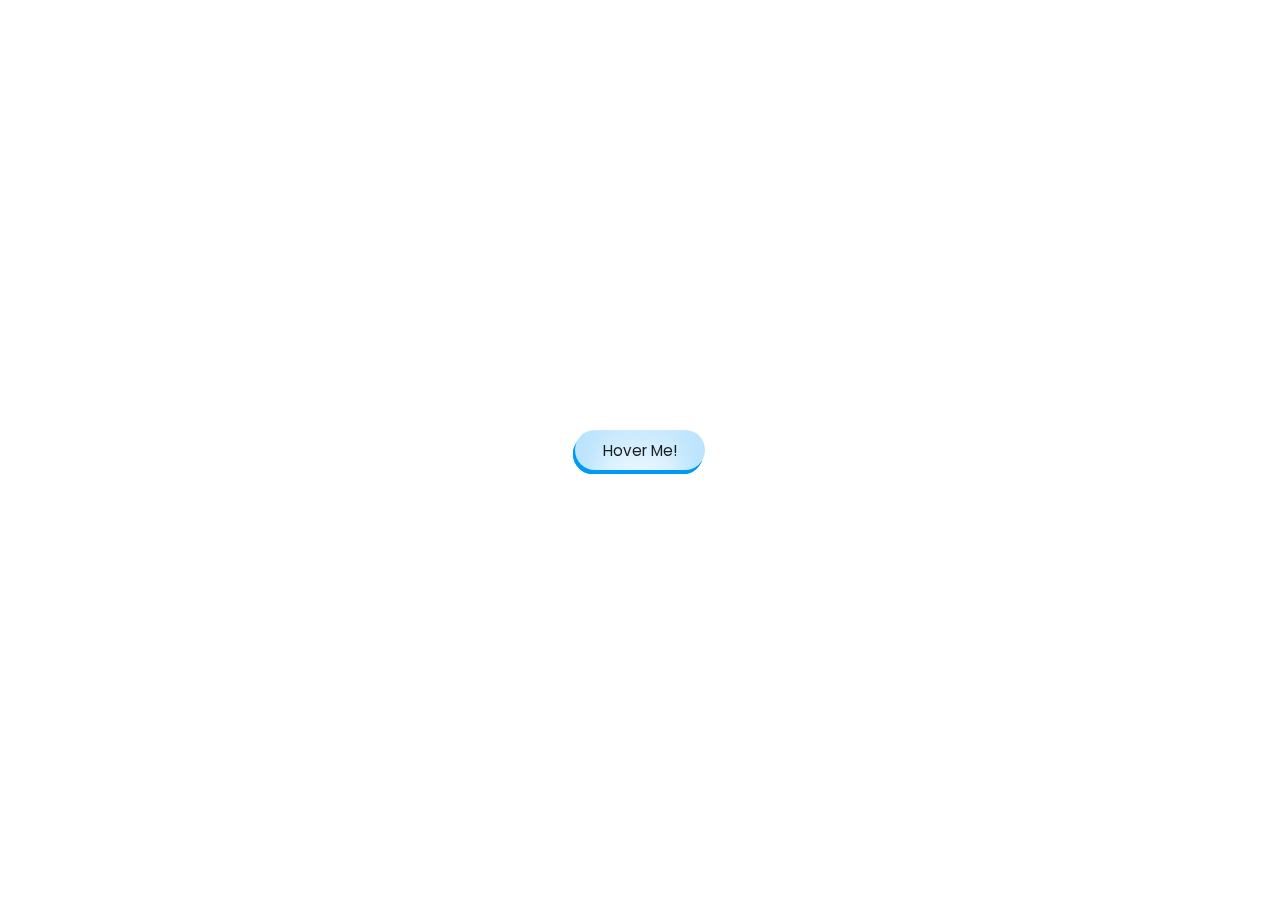
<file: animasyonlu-button-yapimi/index.html>
<!DOCTYPE html>
<html lang="en">
<head>
    <meta charset="UTF-8">
    <meta http-equiv="X-UA-Compatible" content="IE=edge">
    <meta name="viewport" content="width=device-width, initial-scale=1.0">
    <title>Document</title>
    <link rel="stylesheet" href="style.css">
</head>
<body>
<div class="btn">
    <Button>Hover Me!</Button>
    <div class="box"></div>
    <div class="box2"></div>
</div>
</body>
</html>
</file>
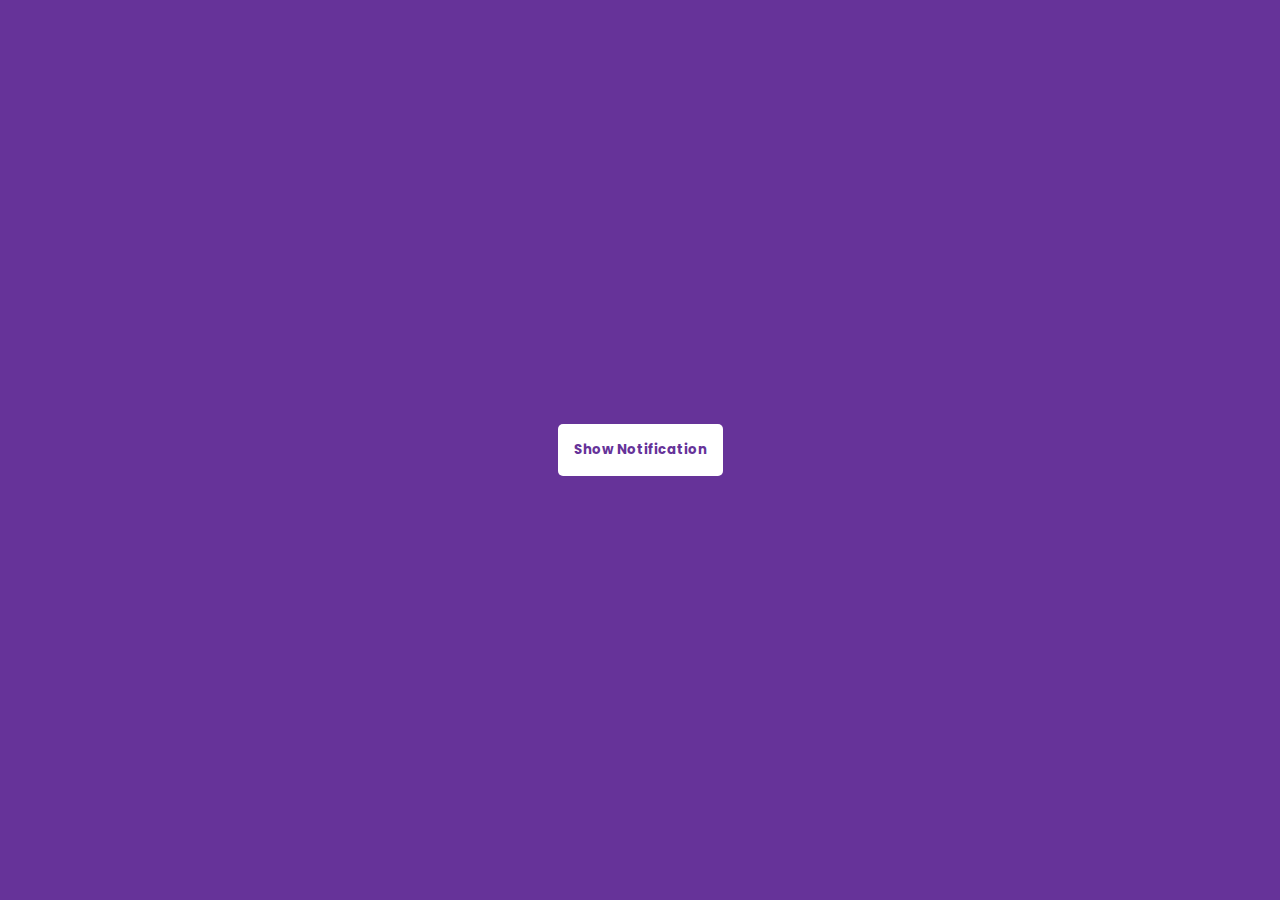
<file: bildirim-butonu-yapimi/index.html>
<!DOCTYPE html>
<html lang="en">
<head>
    <meta charset="UTF-8">
    <title>Title</title>
    <link rel="stylesheet" href="style.css">
</head>
<body>

<div id="toasts"></div>
<button class="btn" id="button">Show Notification</button>


<script src="script.js"></script>

</body>
</html>
</file>
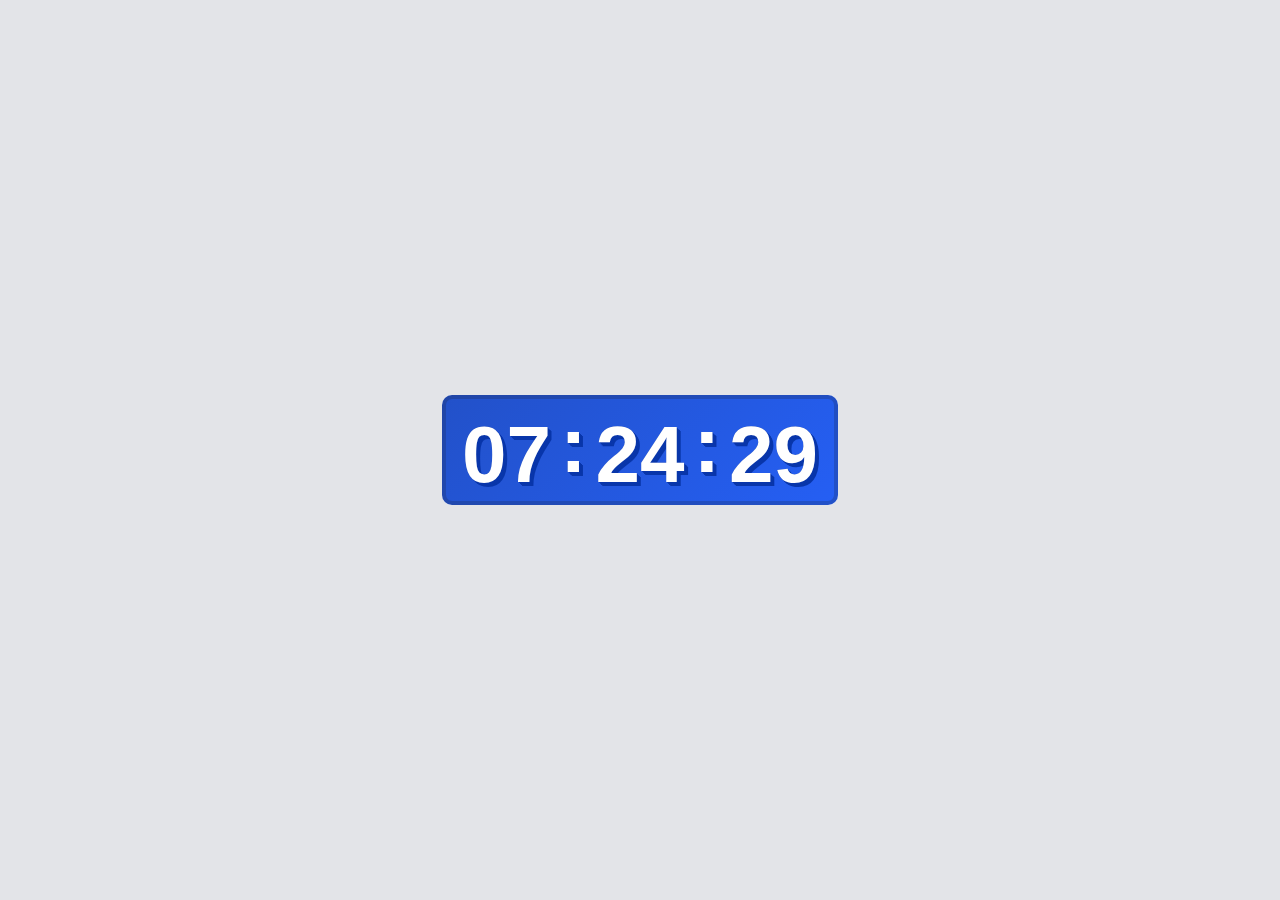
<file: dijital-saat-yapimi/index.html>
<!DOCTYPE html>
<html lang="en">
<head>
    <meta charset="UTF-8">
    <title>Title</title>
    <link rel="stylesheet" href="style.css">
</head>
<body>

<div class="clock">
    <span class="clock__digit">0</span>
    <span class="clock__digit">0</span>
    <span class="clock__digit">:</span>
    <span class="clock__digit">0</span>
    <span class="clock__digit">0</span>
    <span class="clock__digit">:</span>
    <span class="clock__digit">0</span>
    <span class="clock__digit">0</span>
</div>

<script src="script.js"></script>

</body>
</html>
</file>
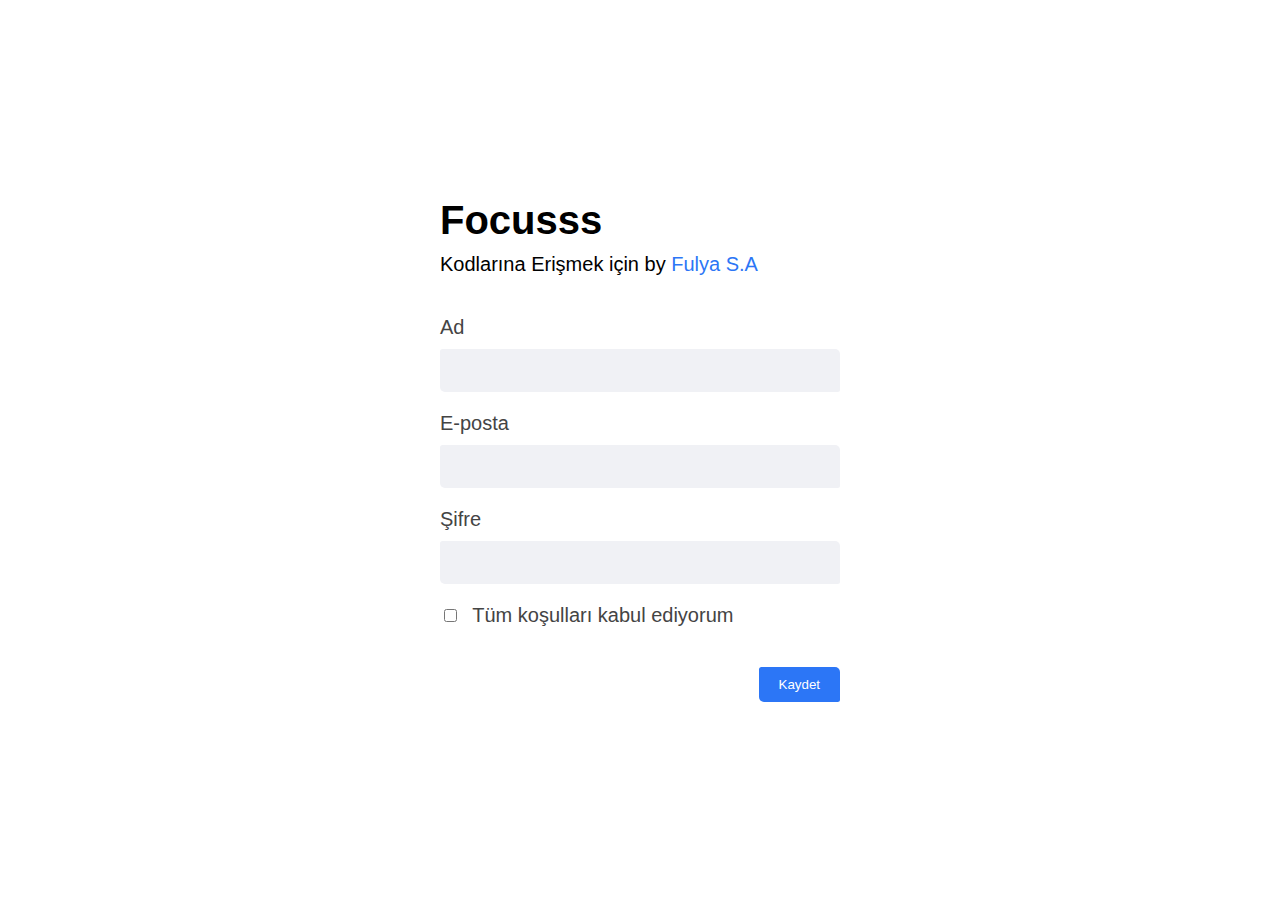
<file: giris-formu-yapimi/index.html>
<!DOCTYPE html>
<html lang="en">
<head>
    <meta charset="UTF-8">
    <title>Title</title>
    <link rel="stylesheet" href="style.css">
</head>
<body>

<canvas></canvas>

<div class="form-wrapper">
    <form onsubmit="return false;">
        <hgroup>
            <h1>Focusss</h1>
            <h3>Kodlarına Erişmek için by <a href="https://github.com/FulyaSariyar" 
                tabindex="-1">Fulya S.A</a></h3>
        </hgroup>

        <label for="name">Ad</label>
        <input type="text" id="name">

        <label for="email">E-posta</label>
        <input type="email" id="email">

        <label for="password">Şifre</label>
        <input type="password" id="password">

        <div class="checkbox">
            <input type="checkbox" id="check1">
            <label for="check1">Tüm koşulları kabul ediyorum</label><br>
        </div>


        <button>Kaydet</button>
    </form>
</div>


<script src="script.js"></script>
</body>
</html>
</file>
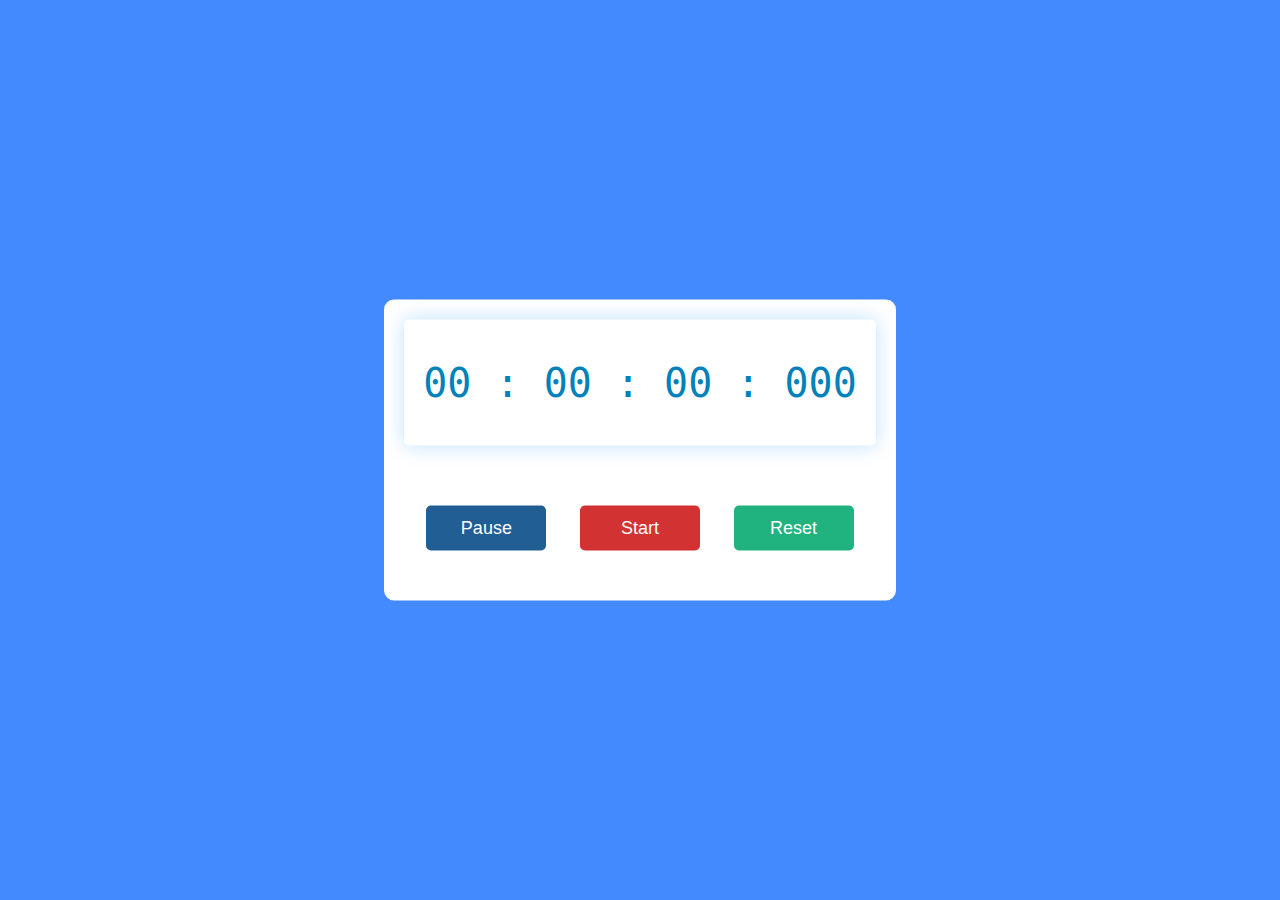
<file: kronometre-yapimi/index.html>
<!DOCTYPE html>
<html lang="en">
<head>
    <meta charset="UTF-8">
    <title>Title</title>
    <link rel="stylesheet" href="style.css">
</head>
<body>

<div class="container">
    <div class="timerDisplay">
        00 : 00 : 00 : 000
    </div>
    <div class="buttons">
        <button id="pauseTimer">Pause</button>
        <button id="startTimer">Start</button>
        <button id="resetTimer">Reset</button>
    </div>
</div>

<script src="script.js"></script>

</body>
</html>
</file>
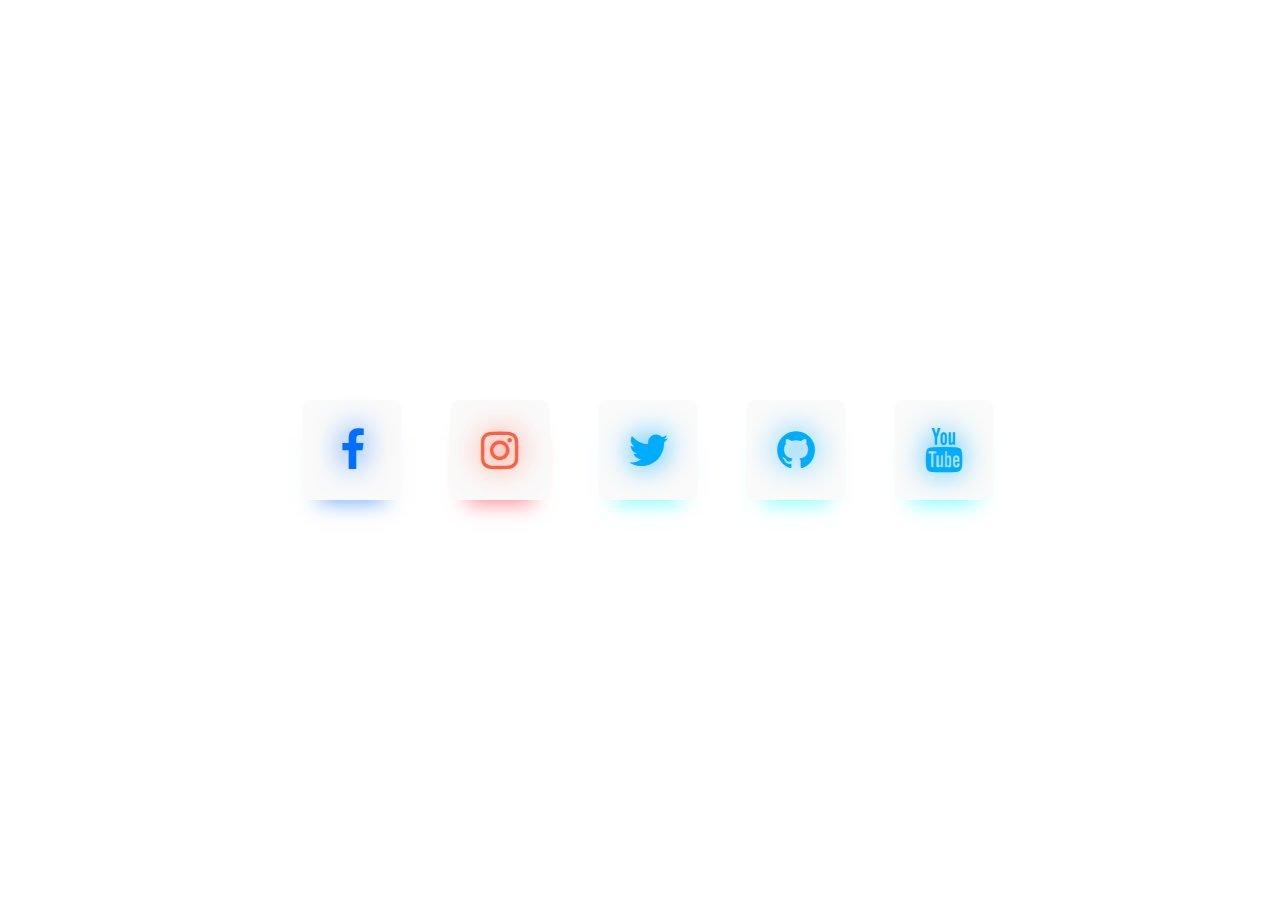
<file: neon-sosyal-medya-simgeleri/index.html>
<!doctype html>
<html>
<head>
    <title>Social Media Icons Neon Glow Effect</title>
</head>
<link rel="stylesheet" type="text/css" href="style.css">
<link rel="stylesheet" href="https://stackpath.bootstrapcdn.com/font-awesome/4.7.0/css/font-awesome.min.css">
<body>
<div class="container">
    <div class="btn fb-btn">
        <i class="fa fa-facebook" aria-hidden="true" id="fb"></i>
    </div>
    <div class="btn ig-btn">
        <i class="fa fa-instagram" aria-hidden="true" id="ig"></i>
    </div>
    <div class="btn tw-btn">
        <i class="fa fa-twitter" aria-hidden="true" id="tw"></i>
    </div>
    <div class="btn tw-btn">
        <i class="fa fa-github" aria-hidden="true" id="tw"></i>
    </div>
    <div class="btn tw-btn">
        <i class="fa fa-youtube" aria-hidden="true" id="tw"></i>
    </div>
</div>
</body>
</html>
</file>
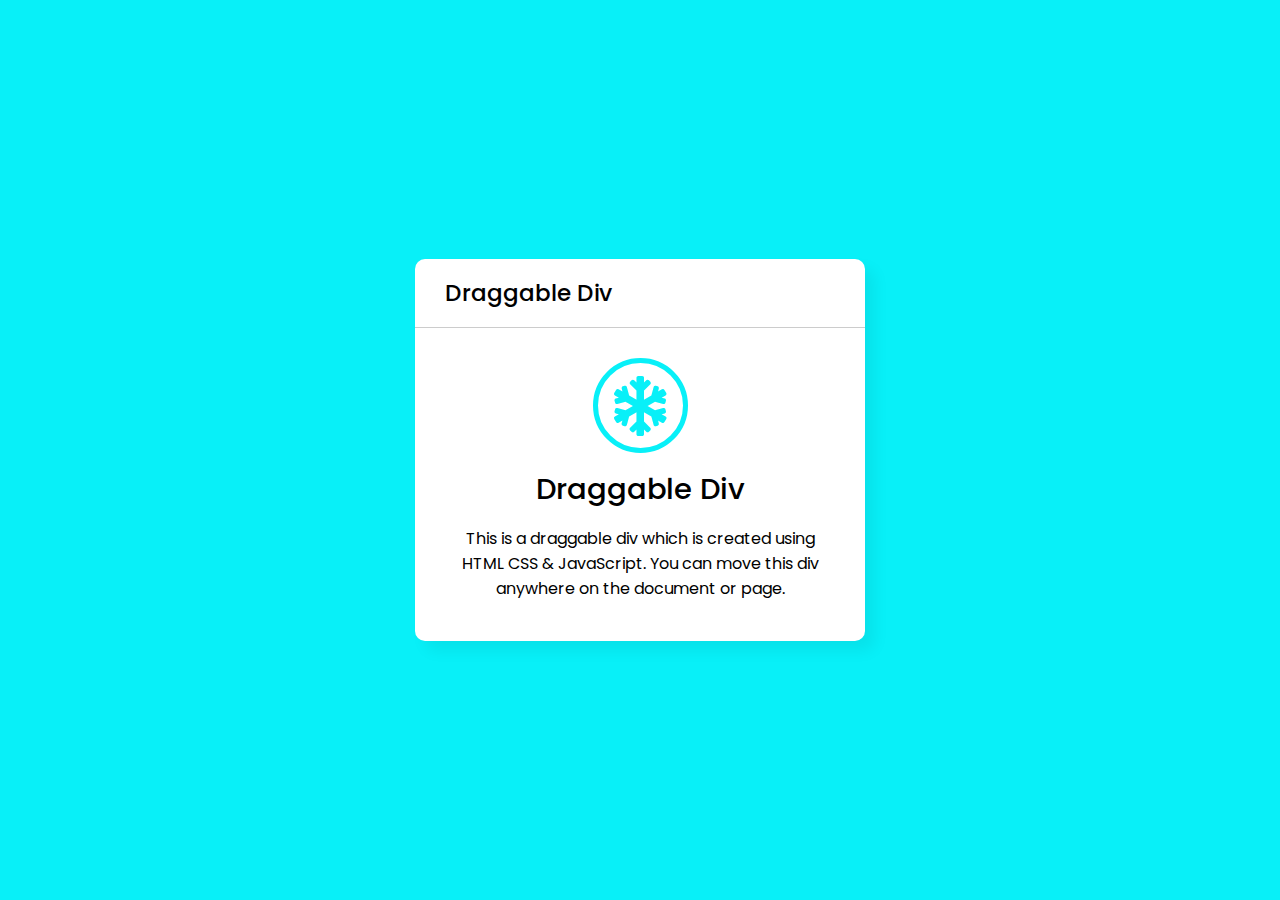
<file: ogeyi-hareket-ettirme/index.html>
<!DOCTYPE html>
<html lang="en">
<head>
    <meta charset="UTF-8">
    <title>Javascript Kullanarak Öğeyi Sürükleme</title>
    <link rel="stylesheet" href="https://cdnjs.cloudflare.com/ajax/libs/font-awesome/5.15.2/css/all.min.css">

    <link rel="stylesheet" href="style.css">
</head>
<body>

<div class="wrapper">
    <header>Draggable Div</header>
    <div class="content">
        <div class="icon"><i class="fas fa-snowflake"></i></div>
        <div class="title">Draggable Div</div>
        <p>This is a draggable div which is created using HTML CSS & JavaScript. You can move this div anywhere on the
            document or page.</p>
    </div>
</div>

<script src="script.js"></script>

</body>
</html>
</file>
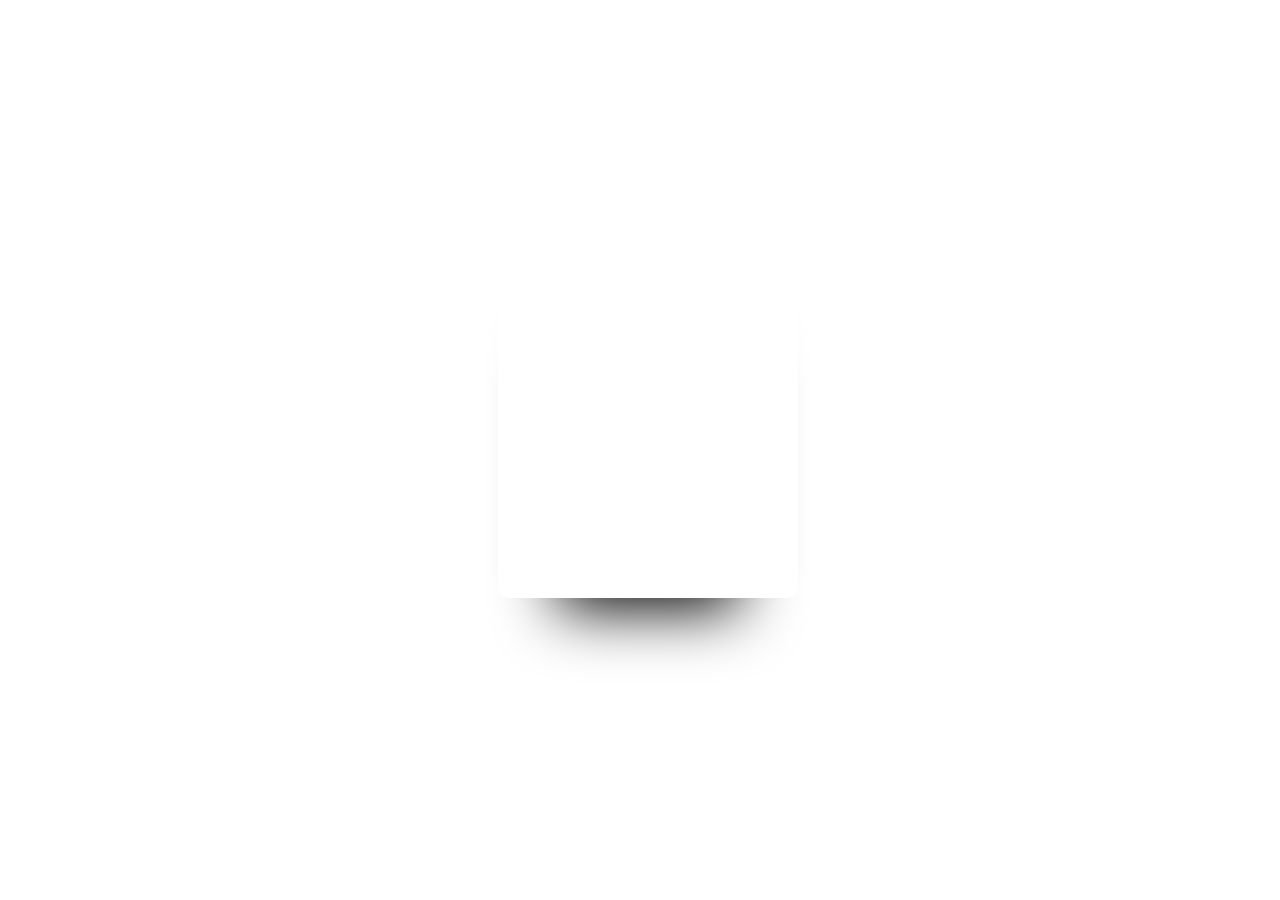
<file: profil-karti/index.html>
<!DOCTYPE html>
<html lang="en">
<head>
    <meta charset="UTF-8">
    <title>Profil Kartı</title>
    <link rel="stylesheet" href="style.css">
    <link rel="stylesheet" href=" https://maxcdn.bootstrapcdn.com/font-awesome/4.7.0/css/font-awesome.min.css
">
</head>
<body>

<div class="container">
    <div class="card card0">
        <div class="border">
            <h2>Yazılım Kafası</h2>
            <div class="icons">
                <i class="fa fa-codepen" aria-hidden="true"></i>
                <i class="fa fa-instagram" aria-hidden="true"></i>
                <i class="fa fa-dribbble" aria-hidden="true"></i>
                <i class="fa fa-twitter" aria-hidden="true"></i>
                <i class="fa fa-facebook" aria-hidden="true"></i>
            </div>
        </div>
    </div>
</div>

</body>
</html>
</file>
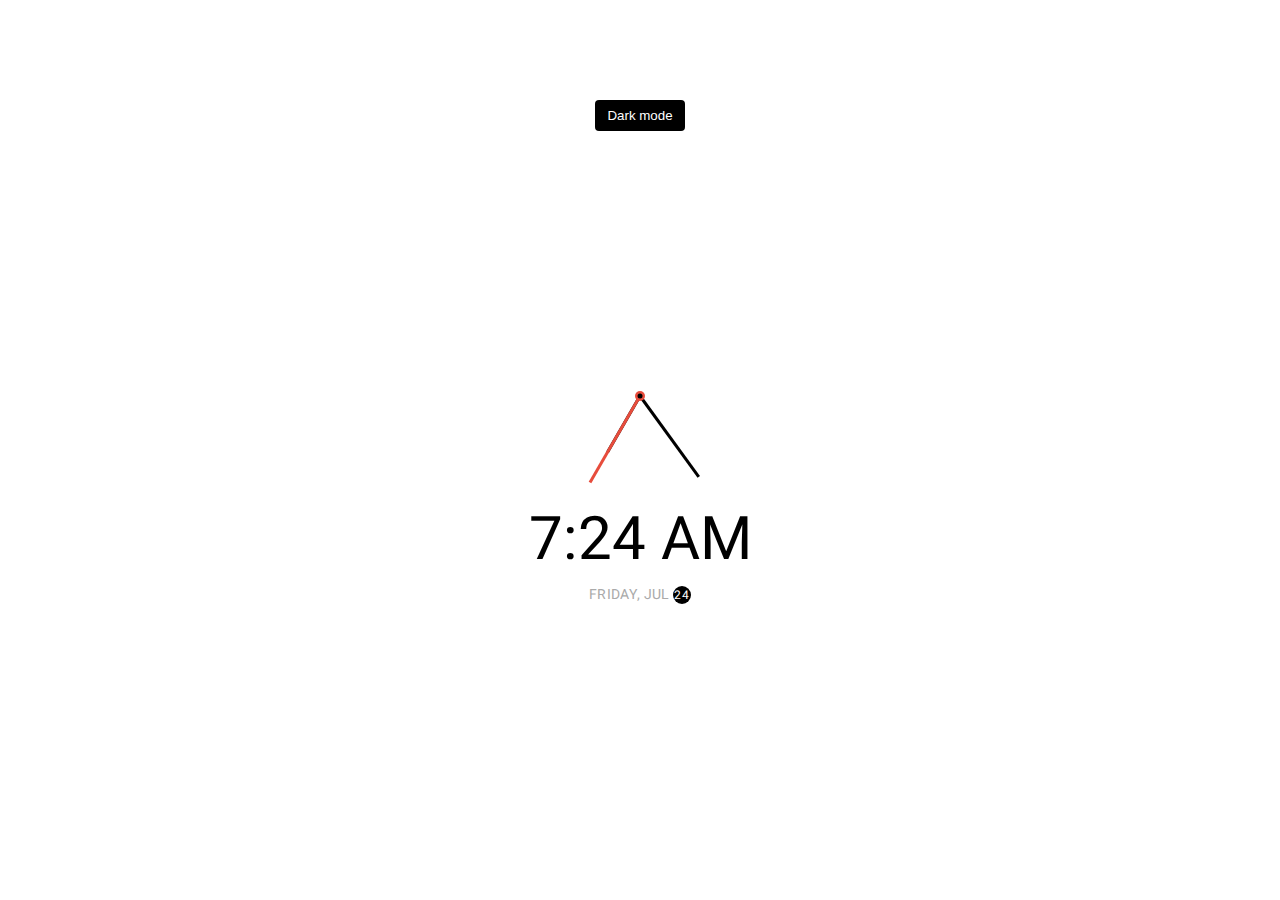
<file: saat-yapimi/index.html>
<!DOCTYPE html>
<html lang="en">
<head>
    <meta charset="UTF-8"/>
    <meta name="viewport" content="width=device-width, initial-scale=1.0"/>
    <link rel="stylesheet" href="style.css"/>
    <title>Theme Clock</title>
</head>
<body>
<button class="toggle">Dark mode</button>
<div class="clock-container">
    <div class="clock">
        <div class="needle hour"></div>
        <div class="needle minute"></div>
        <div class="needle second"></div>
        <div class="center-point"></div>
    </div>
    <div class="time"></div>
    <div class="date"></div>
</div>
<script src="script.js"></script>
</body>
</html>
</file>
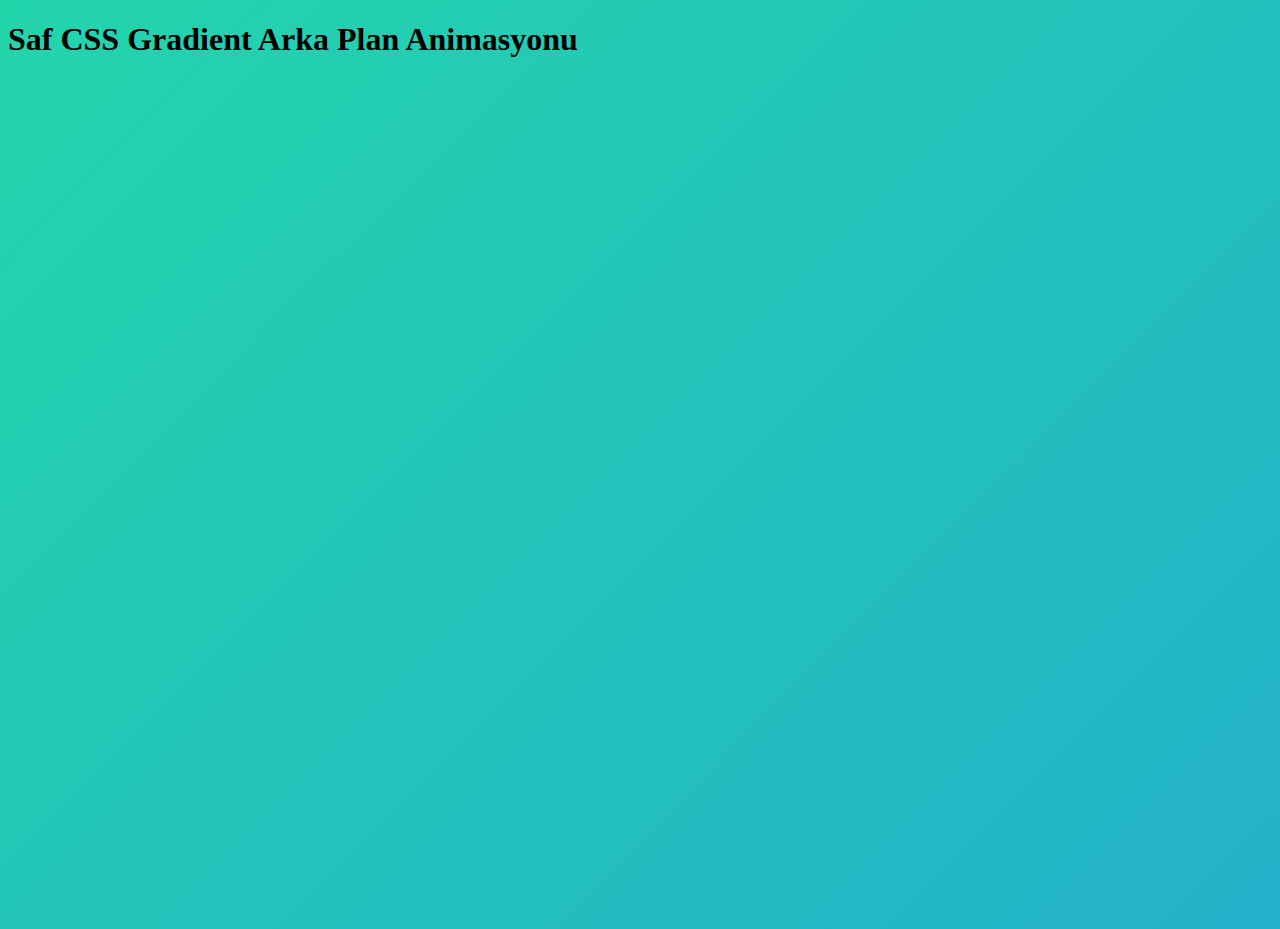
<file: saf-css-ile-gradient-arka-plan-animasyonu/index.html>
<!DOCTYPE html>
<html lang="en">
<head>
    <meta charset="UTF-8">
    <title>Title</title>
    <link rel="stylesheet" href="style.css">
</head>
<body>

<h1>Saf CSS Gradient Arka Plan Animasyonu</h1>

</body>
</html>
</file>
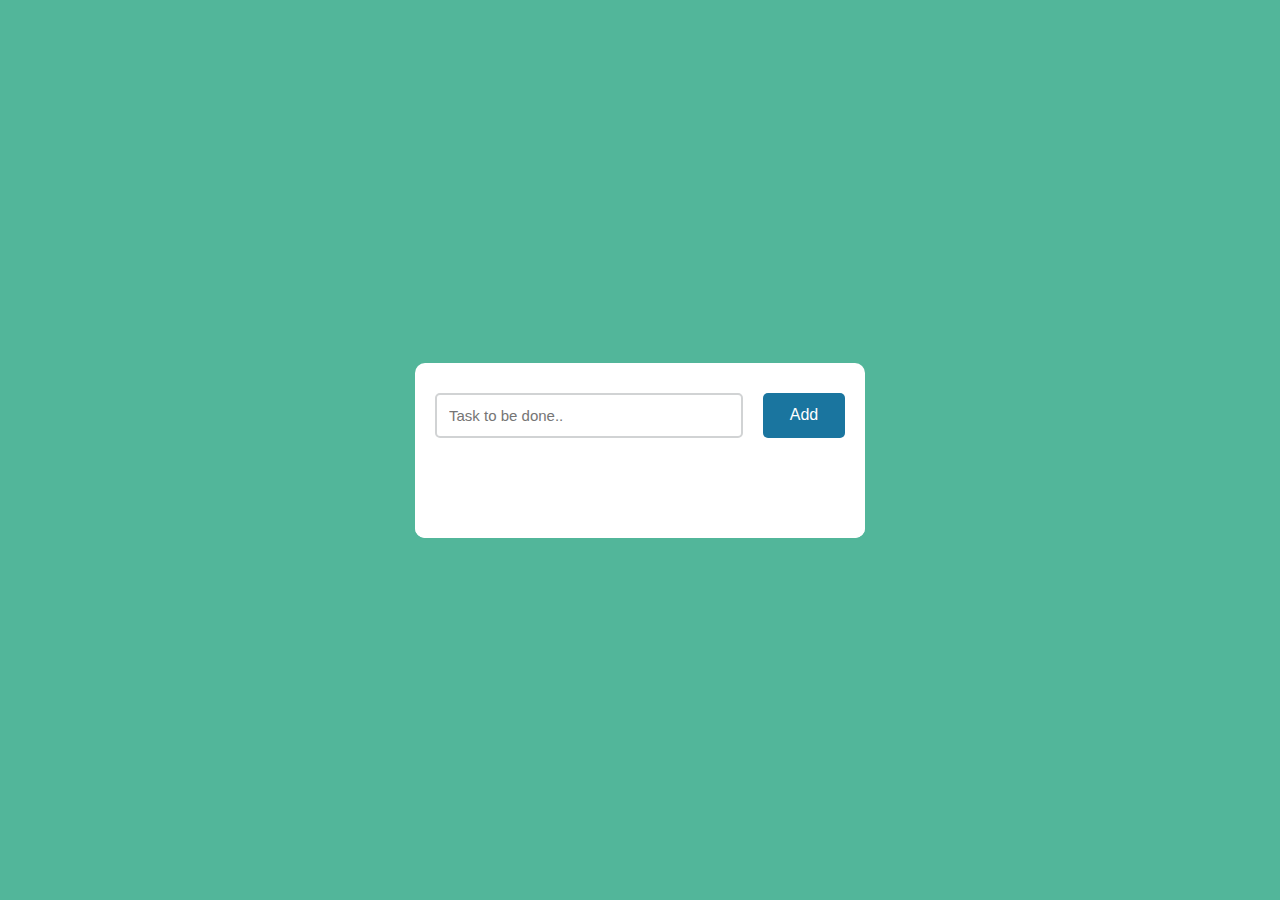
<file: to-do-list/index.html>
<!DOCTYPE html>
<html lang="en">
<head>
    <meta charset="UTF-8">
    <title>To Do List</title>
    <link rel="stylesheet" href="https://cdnjs.cloudflare.com/ajax/libs/font-awesome/5.15.2/css/all.min.css">
    <link rel="stylesheet" href="style.css">
</head>
<body>


<div class="container">
    <div id="newtask">
        <input type="text" placeholder="Task to be done..">
        <button id="push">Add</button>
    </div>
    <div id="tasks-list"></div>
</div>

<script src="script.js"></script>
</body>
</html>
</file>
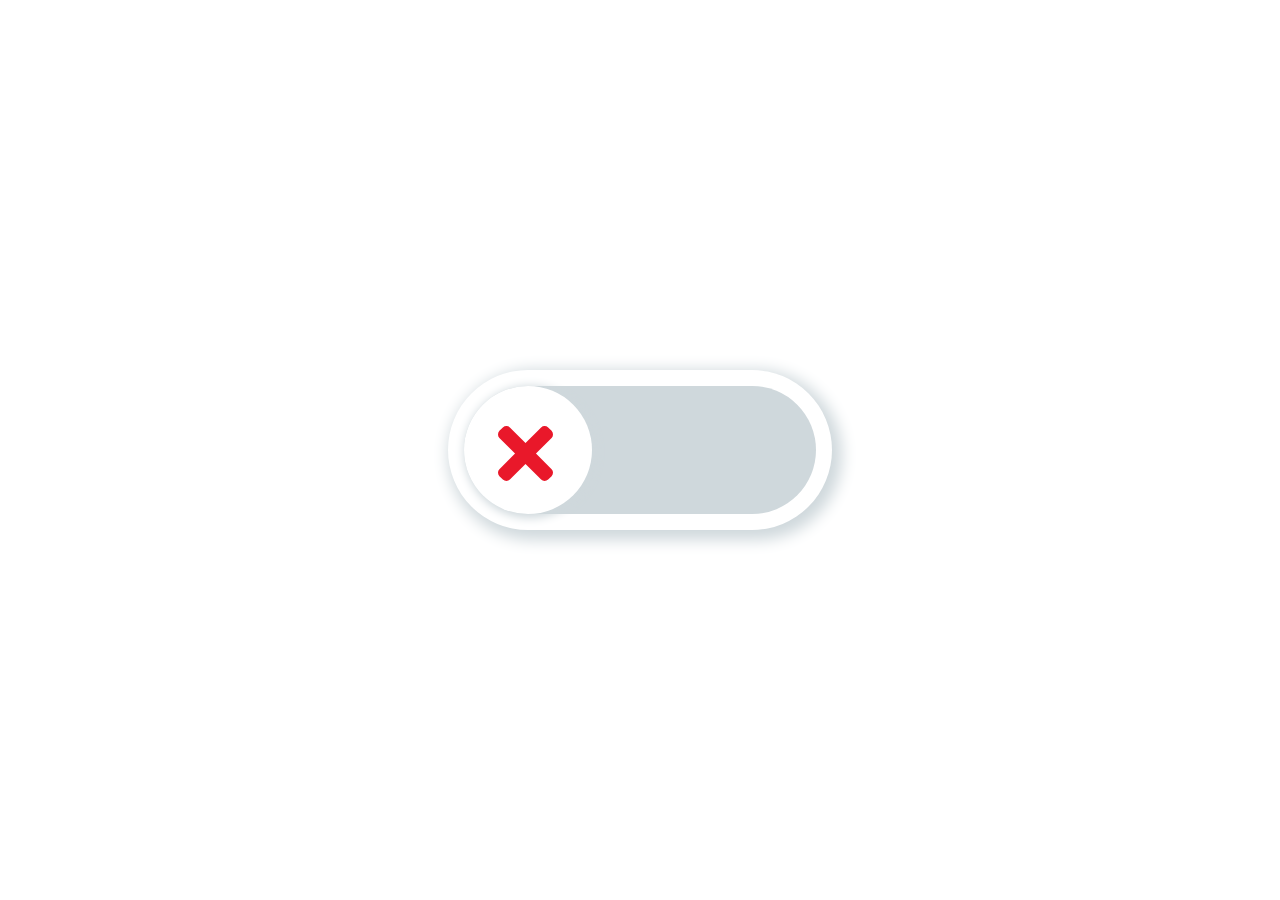
<file: toggle-switch-yapimi/index.html>
<!DOCTYPE html>
<html lang="en">
<head>
    <meta charset="UTF-8">
    <title>Title</title>
    <link href="https://use.fontawesome.com/releases/v5.0.1/css/all.css" rel="stylesheet">
    <link rel="stylesheet" href="style.css">
</head>
<body>

<div class="switch-container">
    <input type="checkbox" id='switch'>
    <label for="switch"> </label>
    <div class="switch-color"></div>
</div>

</body>
</html>
</file>
<file: animasyonlu-button-yapimi/style.css>
@import url('https://fonts.googleapis.com/css2?family=Poppins&display=swap');

* {
    margin: 0;
    padding: 0;
    box-sizing: border-box;
    font-family: 'Poppins', sans-serif;
}

body {
    display: flex;
    justify-content: center;
    align-items: center;
    height: 100vh;
}

.btn {
    width: 130px;
    height: 40px;
    position: relative;
    display: flex;
    justify-content: center;
    align-items: center;
    position: relative;
}

.btn button {
    position: absolute;
    width: 100%;
    height: 100%;
    border: none;
    background: rgba(255, 255, 255, 0);
    backdrop-filter: blur(20px);
    color: rgba(0, 0, 0, 0.884);
    cursor: pointer;
    font-size: .95em;
    transition: all .4s;
    border-radius: 20px;
}

.btn button:hover {
    color: white;
}

.box, .box2 {
    content: '';
    position: absolute;
    top: 10%;
    left: -1.5%;
    width: 100%;
    height: 100%;
    background: none;
    z-index: -2;
    border: 5px solid #0099f7;
    border-radius: 20px;
    transition: all .4s;
}

.btn button:hover ~ .box {
    background: #f11712;
    border: 5px solid #f11712;
    top: -10%;
    left: 1.5%;
}
</file>
<file: bildirim-butonu-yapimi/style.css>
@import url('https://fonts.googleapis.com/css2?family=Poppins:wght@200;400&display=swap');

* {
    box-sizing: border-box;
}

body {
    background-color: rebeccapurple;
    font-family: 'Poppins', sans-serif;
    display: flex;
    flex-direction: column;
    align-items: center;
    justify-content: center;
    height: 100vh;
    overflow: hidden;
    margin: 0;
}

.btn {
    background-color: #ffffff;
    color: rebeccapurple;
    font-family: inherit;
    font-weight: bold;
    padding: 1rem;
    border-radius: 5px;
    border: none;
    cursor: pointer;
}

.btn:focus {
    outline: none;
}

.btn:active {
    transform: scale(0.98);
}

#toasts {
    position: fixed;
    bottom: 10px;
    right: 10px;
    display: flex;
    flex-direction: column;
    align-items: flex-end;
}

.toast {
    background-color: #fff;
    border-radius: 5px;
    padding: 1rem 2rem;
    margin: 0.5rem;
}

.toast.info {
    color: rebeccapurple;
}

.toast.success {
    color: green;
}

.toast.error {
    color: red;
}
</file>
<file: dijital-saat-yapimi/style.css>
* {
    border: 0;
    box-sizing: border-box;
    margin: 0;
    padding: 0;
}

:root {
    --hue: 223;
    --bg: hsl(var(--hue), 10%, 90%);
    --fg: hsl(var(--hue), 10%, 10%);
    --primary: hsl(var(--hue), 90%, 55%);
    --shadow: hsl(var(--hue), 90%, 35%);
    font-size: calc(20px + (40 - 20) * (100vw - 320px) / (1280 - 320));
}

body {
    background: var(--bg);
    color: var(--fg);
    font: 1em/1.5 Spartan, sans-serif;
    height: 100vh;
    display: grid;
    place-items: center;
}

.clock {
    background-color: var(--primary);
    background-image: linear-gradient(-45deg, hsla(var(--hue), 10%, 10%, 0), hsla(var(--hue), 10%, 10%, 0.2));
    border-radius: 0.25rem;
    box-shadow: 0 0 0 0.1rem hsla(var(--hue), 10%, 10%, 0.2) inset;
    color: hsl(var(--hue), 10%, 100%);
    display: flex;
    justify-content: center;
    font-size: 2em;
    line-height: 1;
    padding: 0.25rem 0.5rem;
}

.clock__digit {
    display: inline-block;
    font-weight: bold;
    text-align: center;
    text-shadow: 0 0 0 var(--shadow),
    0 0 0 var(--shadow),
    1px 1px 0 var(--shadow),
    2px 2px 0 var(--shadow),
    3px 3px 0 var(--shadow),
    3px 3px 0 var(--shadow),
    4px 4px 0 var(--shadow);
    width: 1ch;
}

.clock__digit:not(:nth-child(3n)) {
    margin-top: 0.25rem;
}

.clock__digit--bounce {
    animation: bounce 0.5s ease-in;
}

/* Dark theme */
@media (prefers-color-scheme: dark) {
    :root {
        --bg: hsl(var(--hue), 10%, 10%);
        --fg: hsl(var(--hue), 10%, 90%);
    }
}

/* Animations */
@keyframes bounce {
    from, to {
        animation-timing-function: ease-in;
        text-shadow: 0 0 0 var(--shadow),
        0 0 0 var(--shadow),
        1px 1px 0 var(--shadow),
        2px 2px 0 var(--shadow),
        3px 3px 0 var(--shadow),
        3px 3px 0 var(--shadow),
        4px 4px 0 var(--shadow);
        transform: translate(0, 0);
    }
    33% {
        animation-timing-function: ease-out;
        text-shadow: 0 0 0 var(--shadow),
        0 0 0 var(--shadow),
        0 0 0 var(--shadow),
        0 0 0 var(--shadow),
        0 0 0 var(--shadow),
        1px 1px 0 var(--shadow);
        transform: translate(4px, 4px);
    }
    67% {
        animation-timing-function: ease-in;
        text-shadow: 1px 1px 0 var(--shadow),
        2px 2px 0 var(--shadow),
        3px 3px 0 var(--shadow),
        4px 4px 0 var(--shadow),
        5px 5px 0 var(--shadow),
        6px 6px 0 var(--shadow);
        transform: translate(-2px, -2px);
    }
}
</file>
<file: giris-formu-yapimi/style.css>
* {
    box-sizing: border-box;
}

:root {
    --focus-head-color: hsl(218deg 92% 57%);
    --focus-tail-color: hsl(218deg 92% 50%);
}

html, body {
    font-size: 20px;
    height: 100%;
    margin: 0;
    background-color: #fff;
    font-family: Roboto, sans-serif;
}

.form-wrapper {
    position: relative;
    display: grid;
    height: 100%;
    margin: 0;
    place-items: center;
    max-width: 100%;
    padding: 2.5rem;
}

form {
    margin: auto;
    width: 100%;
    max-width: 400px;
}

h1 {
    font-size: 2rem;
    font-weight: 700;
    margin: 0 0 0.5rem 0;
}

h3 {
    font-size: 1rem;
    font-weight: 400;
    margin: 0 0 2rem 0;
}

a {
    color: var(--focus-head-color);
    text-decoration: none;
}

label {
    color: #444;
}

input[type="text"],
input[type="email"],
input[type="password"] {
    display: block;
    width: 100%;
    margin: 0.5rem 0 1rem 0;
    padding: 0.5rem;
    font-size: 1rem;
    border: 0;
    border-radius: 0.125rem 0.25rem;
    background-color: hsl(222, 20%, 95%);
}

.checkbox {
    margin: 0.5rem 0;
}

input[type="checkbox"] {
    margin-right: 0.5rem;
}

button {
    display: block;
    padding: 0.5rem 1rem;
    border: 0;
    border-radius: 0.125rem 0.25rem;
    background-color: var(--focus-head-color);
    color: #fff;
    margin: 2rem 0 0 auto;
}

input:focus,
button:focus {
    outline: 0;
}

canvas {
    position: absolute;
    top: 0;
    left: 0;
    width: 100%;
    height: 100%;
    z-index: 1;
    pointer-events: none;
}
</file>
<file: kronometre-yapimi/style.css>
*,
*:before,
*:after {
    padding: 0;
    margin: 0;
    box-sizing: border-box;
}

body {
    background: #448aff;
}

.container {
    background-color: #ffffff;
    width: 40%;
    min-width: 500px;
    position: absolute;
    transform: translate(-50%, -50%);
    top: 50%;
    left: 50%;
    padding: 20px 0;
    padding-bottom: 50px;
    border-radius: 10px;
}

.timerDisplay {
    position: relative;
    width: 92%;
    background: #ffffff;
    left: 4%;
    padding: 40px 0;
    font-family: 'Roboto mono', monospace;
    color: #0381bb;
    font-size: 40px;
    display: flex;
    align-items: center;
    justify-content: space-around;
    border-radius: 5px;
    box-shadow: 0 0 20px rgba(0, 139, 253, 0.25);
}

.buttons {
    width: 90%;
    margin: 60px auto 0 auto;
    display: flex;
    justify-content: space-around;
}

.buttons button {
    width: 120px;
    height: 45px;
    background-color: #205e94;
    color: #ffffff;
    border: none;
    font-family: 'Poppins', sans-serif;
    font-size: 18px;
    border-radius: 5px;
    cursor: pointer;
    outline: none;
}

.buttons button:nth-last-child(2) {
    background-color: #d23332;
}

.buttons button:nth-last-child(1) {
    background-color: #20b380;
}
</file>
<file: neon-sosyal-medya-simgeleri/style.css>
html, body {
    margin: 0;
    padding: 0;
    align-items: center;
    justify-content: center;
    height: 100%;
    background: #fff;
}

.container {
    display: flex;
    justify-content: center;
    align-items: center;
    height: 100%;
}

.btn {
    width: 100px;
    height: 100px;
    background-color: #fafafa;
    display: flex;
    align-items: center;
    justify-content: center;
    margin-left: 2em;
    margin-right: 1em;
    cursor: pointer;
    transition: all 0.3s;
    border-radius: 10px;
}

i.fa {
    font-size: 44px;
}

#fb {
    color: #006fff;
    text-shadow: 0 0 30px #006fff;
}

#ig {
    color: #ff5f40;
    text-shadow: 0 0 30px #ff5f40;
}

#tw {
    color: #00acff;
    text-shadow: 0 0 30px #00acff;
}

.btn.fb-btn {
    box-shadow: 0 20px 20px -17px rgba(0, 111, 255, 0.53);
}

.btn.fb-btn:hover {
    transform: scale(1.2);
    box-shadow: 0 30px 45px -15px rgba(0, 111, 255, 0.65);
}

.btn.ig-btn {
    box-shadow: 0 20px 20px -17px rgba(255, 16, 39, 0.5);
}

.btn.ig-btn:hover {
    transform: scale(1.2);
    box-shadow: 0 30px 45px -15px rgba(255, 16, 39, 0.57);
}

.btn.tw-btn {
    box-shadow: 0 20px 20px -17px rgba(0, 255, 255, 0.53);
}

.btn.tw-btn:hover {
    transform: scale(1.2);
    box-shadow: 0 30px 45px -15px rgba(0, 111, 255, 0.6);
}
</file>
<file: ogeyi-hareket-ettirme/style.css>
@import url('https://fonts.googleapis.com/css2?family=Poppins:wght@400;500;600&display=swap');

* {
    margin: 0;
    padding: 0;
    box-sizing: border-box;
    font-family: "Poppins", sans-serif;
}

body {
    background: #08f0f8;
}

::selection {
    color: #fff;
    background: #08f0f8;
}

.wrapper {
    position: absolute;
    top: 50%;
    left: 50%;
    max-width: 450px;
    width: 100%;
    background: #fff;
    border-radius: 10px;
    transform: translate(-50%, -50%);
    box-shadow: 10px 10px 15px rgba(0, 0, 0, 0.06);
}

.wrapper header {
    font-size: 23px;
    font-weight: 500;
    padding: 17px 30px;
    border-bottom: 1px solid #ccc;
}

.wrapper header.active {
    cursor: move;
    user-select: none;
}

.wrapper .content {
    display: flex;
    padding: 30px 30px 40px 30px;
    align-items: center;
    flex-direction: column;
    justify-content: center;
}

.content .icon {
    height: 95px;
    width: 95px;
    border-radius: 50%;
    border: 5px solid #08f0f8;
    display: flex;
    align-items: center;
    justify-content: center;
}

.content .icon i {
    color: #08f0f8;
    font-size: 60px;
}

.content .title {
    margin: 15px 0;
    font-size: 29px;
    font-weight: 500;
}

.content p {
    font-size: 16px;
    text-align: center;
}
</file>
<file: profil-karti/style.css>
.container {
    height: 100vh;
    width: 100vw;
    max-height: 800px;
    max-width: 1280px;
    min-height: 600px;
    min-width: 1000px;
    display: flex;
    justify-content: space-around;
    align-items: center;
    margin: 0 auto;
}

.border {
    height: 369px;
    width: 290px;
    background: transparent;
    border-radius: 10px;
    transition: border 1s;
    position: relative;
}

.border:hover {
    border: 1px solid #fff;
}

.card {
    height: 379px;
    width: 300px;
    background: #808080;
    border-radius: 10px;
    transition: background 0.8s;
    overflow: hidden;
    background: #000;
    box-shadow: 0 70px 63px -60px #000;
    display: flex;
    justify-content: center;
    align-items: center;
    position: relative;
}

.card0 {
    background: url("https://i.pinimg.com/736x/8f/a0/51/8fa051251f5ac2d0b756027089fbffde--terry-o-neill-al-pacino.jpg") center center no-repeat;
    background-size: 300px;
}

.card0:hover {
    background: url("https://i.pinimg.com/736x/8f/a0/51/8fa051251f5ac2d0b756027089fbffde--terry-o-neill-al-pacino.jpg") left center no-repeat;
    background-size: 600px;
}

.card0:hover h2 {
    opacity: 1;
}

.card0:hover .fa {
    opacity: 1;
}

.card1 {
    background: url("https://i.pinimg.com/originals/28/d2/e6/28d2e684e7859a0dd17fbd0cea00f8a9.jpg") center center no-repeat;
    background-size: 300px;
}

.card1:hover {
    background: url("https://i.pinimg.com/originals/28/d2/e6/28d2e684e7859a0dd17fbd0cea00f8a9.jpg") left center no-repeat;
    background-size: 600px;
}

.card1:hover h2 {
    opacity: 1;
}

.card1:hover .fa {
    opacity: 1;
}

.card2 {
    background: url("https://i.pinimg.com/originals/ee/85/08/ee850842e68cfcf6e3943c048f45c6d1.jpg") center center no-repeat;
    background-size: 300px;
}

.card2:hover {
    background: url("https://i.pinimg.com/originals/ee/85/08/ee850842e68cfcf6e3943c048f45c6d1.jpg") left center no-repeat;
    background-size: 600px;
}

.card2:hover h2 {
    opacity: 1;
}

.card2:hover .fa {
    opacity: 1;
}

h2 {
    font-family: 'Helvetica Neue', Helvetica, Arial, sans-serif;
    color: #fff;
    margin: 20px;
    opacity: 0;
    transition: opacity 1s;
}

.fa {
    opacity: 0;
    transition: opacity 1s;
}

.icons {
    position: absolute;
    fill: #fff;
    color: #fff;
    height: 130px;
    top: 226px;
    width: 50px;
    display: flex;
    flex-direction: column;
    align-items: center;
    justify-content: space-around;
}
</file>
<file: saat-yapimi/style.css>
@import url('https://fonts.googleapis.com/css?family=Heebo:300&display=swap');

* {
    box-sizing: border-box;
}

:root {
    --primary-color: #000;
    --secondary-color: #fff;
}

html {
    transition: all 0.5s ease-in;
}

html.dark {
    --primary-color: #fff;
    --secondary-color: #333;
}

html.dark {
    background-color: #111;
    color: var(--primary-color);
}

body {
    font-family: 'Heebo', sans-serif;
    display: flex;
    align-items: center;
    justify-content: center;
    height: 100vh;
    overflow: hidden;
    margin: 0;
}

.toggle {
    cursor: pointer;
    background-color: var(--primary-color);
    color: var(--secondary-color);
    border: 0;
    border-radius: 4px;
    padding: 8px 12px;
    position: absolute;
    top: 100px;
}

.toggle:focus {
    outline: none;
}

.clock-container {
    display: flex;
    flex-direction: column;
    justify-content: space-between;
    align-items: center;
}

.clock {
    position: relative;
    width: 200px;
    height: 200px;
}

.needle {
    background-color: var(--primary-color);
    position: absolute;
    top: 50%;
    left: 50%;
    height: 65px;
    width: 3px;
    transform-origin: bottom center;
    transition: all 0.5s ease-in;
}

.needle.hour {
    transform: translate(-50%, -100%) rotate(0deg);
}

.needle.minute {
    transform: translate(-50%, -100%) rotate(0deg);
    height: 100px;
}

.needle.second {
    transform: translate(-50%, -100%) rotate(0deg);
    height: 100px;
    background-color: #e74c3c;
}

.center-point {
    background-color: #e74c3c;
    width: 10px;
    height: 10px;
    position: absolute;
    top: 50%;
    left: 50%;
    transform: translate(-50%, -50%);
    border-radius: 50%;
}

.center-point::after {
    content: '';
    background-color: var(--primary-color);
    width: 5px;
    height: 5px;
    position: absolute;
    top: 50%;
    left: 50%;
    transform: translate(-50%, -50%);
    border-radius: 50%;
}

.time {
    font-size: 60px;
}

.date {
    color: #aaa;
    font-size: 14px;
    letter-spacing: 0.3px;
    text-transform: uppercase;
}

.date .circle {
    background-color: var(--primary-color);
    color: var(--secondary-color);
    border-radius: 50%;
    height: 18px;
    width: 18px;
    display: inline-flex;
    align-items: center;
    justify-content: center;
    line-height: 18px;
    transition: all 0.5s ease-in;
    font-size: 12px;
}
</file>
<file: saf-css-ile-gradient-arka-plan-animasyonu/style.css>
body {
    background: linear-gradient(-45deg, #ee7752, #e73c7e, #23a6d5, #23d5ab);
    background-size: 400% 400%;
    animation: gradient 15s ease infinite;
    height: 100vh;
}

@keyframes gradient {
    0% {
        background-position: 0% 50%;
    }
    50% {
        background-position: 100% 50%;
    }
    100% {
        background-position: 0% 50%;
    }
}
</file>
<file: to-do-list/style.css>
*,
*:before,
*:after {
    padding: 0;
    margin: 0;
    box-sizing: border-box;
}

body {
    height: 100vh;
    background: #52b69a;
    display: grid;
    justify-content: center;
    align-items: center;
}

.container {
    width: 40%;
    min-width: 450px;
    min-height: 100px;
    background: white;
    border-radius: 10px;
}

#newtask {
    position: relative;
    padding: 30px 20px;
}

#newtask input {
    width: 75%;
    height: 45px;
    font-family: 'Poppins', sans-serif;
    font-size: 15px;
    border: 2px solid #d1d3d4;
    padding: 12px;
    color: #111111;
    font-weight: 500;
    position: relative;
    border-radius: 5px;
}

#newtask input:focus {
    outline: none;
    /*     background-color: red; */
    border-color: #0d75ec;
}

#newtask button {
    position: relative;
    float: right;
    width: 20%;
    height: 45px;
    border-radius: 5px;
    font-family: 'Poppins', sans-serif;
    font-weight: 500;
    font-size: 16px;
    background-color: #1a759f;
    border: none;
    color: #ffffff;
    cursor: pointer;
    outline: none;
}

#tasks-list {
    background-color: #ffffff;
    padding: 30px 20px;
    margin-top: 10px;
    border-radius: 10px;
    width: 100%;
    position: relative;
}

.task {
    background-color: #c5e1e6;
    height: 50px;
    margin-bottom: 8px;
    padding: 5px 10px;
    display: flex;
    border-radius: 5px;
    align-items: center;
    justify-content: space-between;
    border: 1px solid #939697;
    cursor: pointer;
}

.task span {
    font-family: 'Poppins', sans-serif;
    font-size: 15px;
    font-weight: 400;
}

.delete {
    background-color: #1a759f;
    color: #ffffff;
    height: 100%;
    width: 40px;
    border-radius: 5px;
    border: none;
    cursor: pointer;
    outline: none;
}


.task .custom-checkbox {
    display: inline-block;
    width: 1em;
    height: 1em;
    background-color: white;
    border: 1px solid #1a759f;
    margin-right: 0.1em;
    border-radius: 50%;
}

.task-completed .custom-checkbox {
    background-color: #6a994e;

}

.task-completed .taskname {
    text-decoration: line-through;
    color: green;
}
</file>
<file: toggle-switch-yapimi/style.css>
* {
    margin: 0;
    padding: 0;
    box-sizing: border-box;
}

body {
    display: grid;
    justify-content: center;
    align-items: center;
    height: 100vh;
}

.switch-container {
    width: 24em;
    height: 10em;
    border-radius: 10em;
    box-shadow: 5px 5px 15px 5px #cfd8dc;
    position: relative;
}

input {
    display: none;
}

.switch-color {
    width: 22em;
    height: 8em;
    left: 1em;
    top: 1em;
    background: #cfd8dc;
    border-radius: 10em;
    z-index: -1;
    position: absolute;
    transition: all 500ms cubic-bezier(0.34, 1.36, 0.2, 1);
}

label {
    width: 8em;
    height: 8em;
    border-radius: 4em;
    background: white;
    position: absolute;
    top: 1em;
    left: 1em;
    box-shadow: 2px 2px 10px 2px #cfd8dc;
    z-index: 2;
    cursor: pointer;
}

#switch:checked ~ label {
    transform: translatex(14em) rotatez(360deg);
}

#switch:checked ~ .switch-color {
    background: #00e676;
}

#switch ~ label {
    transition: all 1s cubic-bezier(0.34, 1.36, 0.2, 1);
}

label::before {
    font-family: "Font Awesome 5 Free";
    font-weight: 900;
    font-size: 5em;
    content: "\f00d";
    position: absolute;
    left: 0.42em;
    top: 0.3em;
    color: #e9182a;
}

#switch:checked ~ label::before {
    opacity: 0;
}

label::after {
    font-family: "Font Awesome 5 Free";
    font-weight: 900;
    font-size: 5em;
    content: "\f00c";
    position: absolute;
    left: 0.3em;
    top: 0.3em;
    opacity: 0;
    color: #00e676;
}

#switch:checked ~ label::after {
    opacity: 1;
}
</file>
